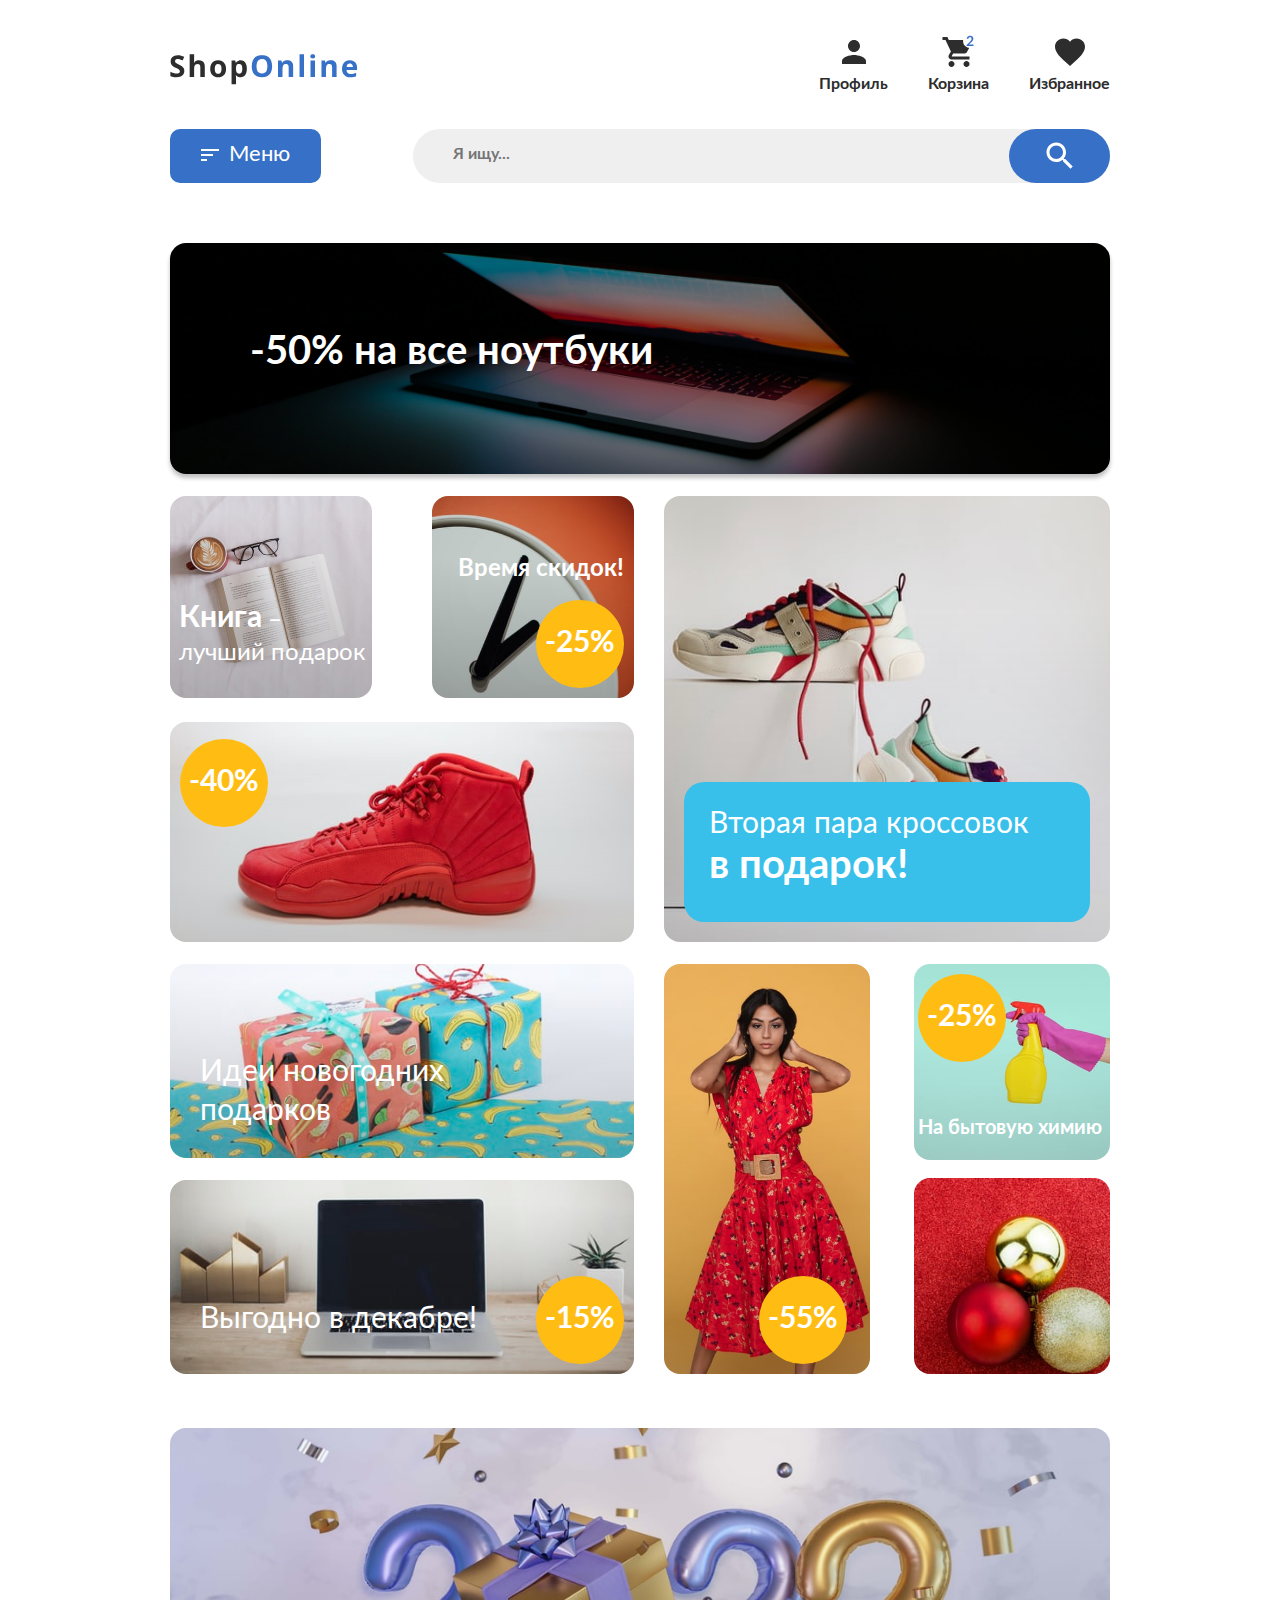
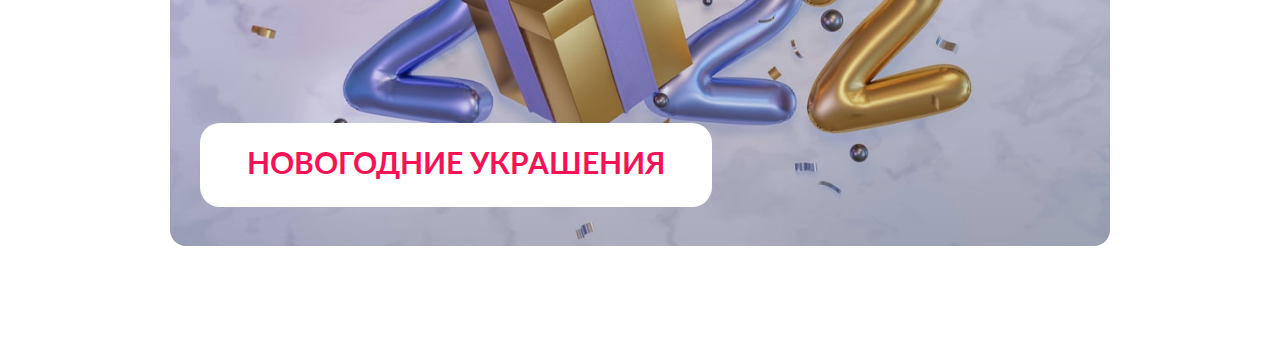
<file: index.html>
<!DOCTYPE html>
<html lang="ru">
<head>
  <meta charset="UTF-8">
  <meta http-equiv="X-UA-Compatible" content="IE=edge">
  <meta name="viewport" content="width=device-width, initial-scale=1.0">
  <link rel="preload" href="fonts/lato-regular.woff2" as="font" type="font/woff2" crossorigin>
  <link rel="stylesheet" href="css/style.css">
  <title>ShopOnline</title>
  <script type="module" src="js/script.js"></script>
</head>
<body>
  <header class="header">
    <div class="container header__container">
      <a class="header__link-logo" href="index.html">
        <img class="header__logo" src="img/logo.svg" alt="Логотип компании Shop Online">
      </a>

      <nav class="header__navigation navigation">
        <button class="navigation__btn" type="button">Меню</button>
      </nav>

      <form class="header__form form" action="#">
        <label class="form__label" for="search">
          <input class="form__search" type="search" name="search" placeholder="Я ищу..." id="search">
        </label>
        <button class="form__btn" type="submit"></button>
      </form>

      <div class="header__icons icons">
        <a class="icons__link icons__link_type_profile" href="#">
          <span class="icons__text">Профиль</span>
        </a>

        <a class="icons__link icons__link_type_basket" href="#">
          <span class="icons__text">Корзина</span>
        </a>

        <a class="icons__link icons__link_type_favorite" href="#">
          <span class="icons__text">Избранное</span>
        </a>
      </div>
    </div>
  </header>

  <main class="page">
    <h1 class="page__title visually-hidden">Сайт Shop Online</h1>

    <section class="banner">
      <div class="container">
        <div class="banner__container">
          <h2 class="banner__title">-50% на все ноутбуки</h2>
          <div class="banner__timer timer" data-timer-deadline="2023/09/06 09:10:00">
            <!-- <span class="timer__text">До конца акции:</span> -->

            <!-- <div class="timer__counter">

              <p class="timer__days">
                <span class="timer__number timer__number_day"></span>

              </p>

              <p class="timer__days">
                <span class="timer__number timer__number_hour"></span>

              </p>

              <p class="timer__hours">
                <span class="timer__number timer__number_min"></span>

              </p>

              <p class="timer__minutes">
                <span class="timer__number timer__number_sec"></span>

              </p>
            </div> -->


          </div>
        </div>
      </div>
    </section>

    <section class="promo">
      <div class="container">
        <ul class="promo__list">
          <li class="promo__item promo__item_box_one">
            <a class="card card_number_one" href="#">
              <span class="card__text"><span class="card__text_weight_bold">Книга</span> – лучший подарок</span>
            </a>

            <a class="card card_number_two" href="#">
              <span class="card__text">Время скидок!</span>
              <span class="card__discount">-25%</span>
            </a>

            <a class="card card_number_three" href="#">
              <span class="card__discount">-40%</span>
            </a>
          </li>

          <li class="promo__item promo__item_box_two">
            <a class="card card_number_four" href="#">
              <span class="card__text card__text_bg_blue">Вторая пара кроссовок <span class="card__text_size_big">в&nbsp;подарок!</span></span>
            </a>
          </li>

          <li class="promo__item promo__item_box_three">
            <a class="card card_number_five" href="#">
              <span class="card__text">Идеи новогодних подарков</span>
            </a>

            <a class="card card_number_six" href="#">
              <span class="card__text card__text_position_baseline">Выгодно в декабре!</span>
              <span class="card__discount">-15%</span>
            </a>
          </li>

          <li class="promo__item promo__item_box_four">
            <a class="card card_number_seven" href="#">
              <span class="card__text card__text_color_red">Новогодние украшения</span>
            </a>
          </li>

          <li class="promo__item promo__item_box_five">
            <a class="card card_number_eight" href="#">
              <span class="card__discount">-55%</span>
            </a>

            <a class="card card_number_nine" href="#">
              <span class="card__discount card__discount_size_small">-25%</span>
              <span class="card__text">На бытовую химию</span>
            </a>

            <a class="card card_number_ten" href="#">
            </a>
          </li>
        </ul>
      </div>
    </section>
  </main>
</body>
</html>
</file>
<file: css/style.css>
@import url("normalize.css");
@import url("global.css");
@import url("header/header.css");
@import url("banner/banner.css");
@import url("promo/promo.css");
</file>
